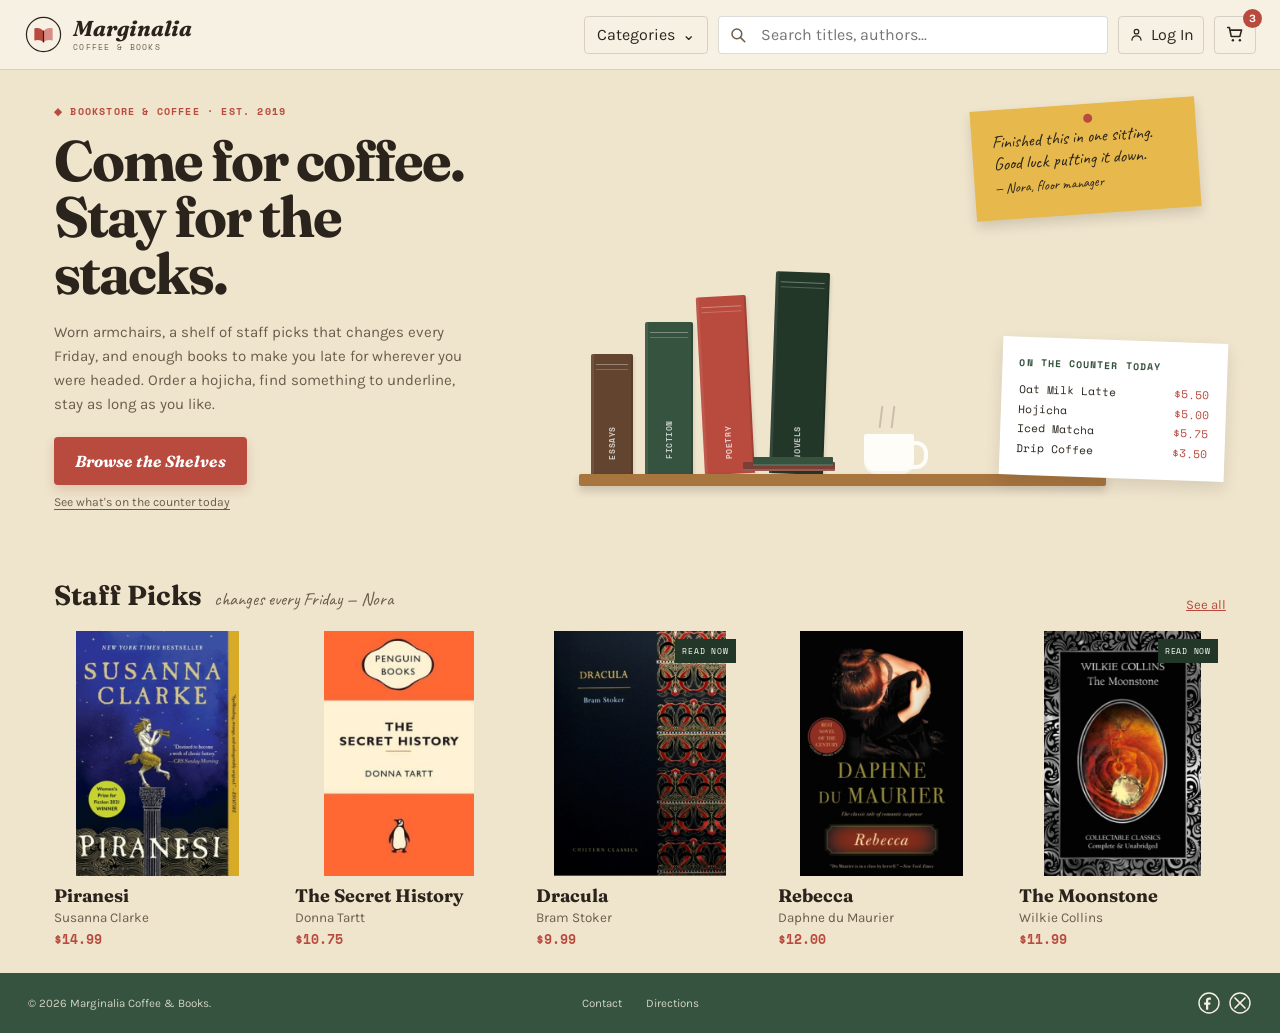
<file: marginalia-bookstore/index.html>
<!DOCTYPE html>
<html lang="en">
  <head>
    <meta charset="utf-8" />
    <meta name="viewport" content="width=device-width, initial-scale=1" />
    <meta name="description" content="Marginalia Coffee & Books" />
    <title>Marginalia Coffee & Books</title>

    <link rel="preconnect" href="https://fonts.googleapis.com" />
    <link rel="preconnect" href="https://fonts.gstatic.com" crossorigin />
    <link href="https://fonts.googleapis.com/css2?family=Caveat:wght@500&family=Fraunces:opsz,wght@9..144,600;9..144,700&family=Karla:wght@400;500;600;700&family=Space+Mono:wght@400;700&display=swap" rel="stylesheet" />

    <link rel="stylesheet" href="css/global.css" />
    <link rel="stylesheet" href="css/app.css" />
    <link rel="stylesheet" href="css/app-header.css" />
    <link rel="stylesheet" href="css/header-dropdown.css" />
    <link rel="stylesheet" href="css/app-footer.css" />
    <link rel="stylesheet" href="css/home.css" />
  </head>

  <body>
    <main class="site-shell">
      <header class="site-header">
        <a class="brand-mark" href="index.html" aria-label="Marginalia home">
          <img src="images/site/marginalia-logo.svg" alt="Marginalia open book logo" />
        </a>

        <a class="brand-copy" href="index.html">
          <span class="text-logo">Marginalia</span>
          <span class="brand-subtitle">COFFEE &amp; BOOKS</span>
        </a>

        <div class="header-tools">
          <div class="header-dropdown">
            <button class="categories-button" type="button" aria-label="Book categories">
              Categories
              <span class="caret" aria-hidden="true">⌄</span>
            </button>
            <ul class="dropdown-menu">
              <li><a href="category.html">New Releases</a></li>
              <li><a href="category.html">Best Sellers</a></li>
              <li><a href="category.html">Fiction</a></li>
              <li><a href="category.html">Mystery &amp; Thriller</a></li>
              <li><a href="category.html">Kids' Corner</a></li>
              <li><a href="category.html">Poetry &amp; Slow Reads</a></li>
            </ul>
          </div>

          <form class="search-form" action="category.html">
            <button type="submit" class="search-icon" aria-label="Search">
              <img src="images/site/search.svg" alt="" />
            </button>
            <input type="text" name="search" placeholder="Search titles, authors..." aria-label="Search titles and authors" />
          </form>

          <button class="login-button" type="button">
            <img src="images/site/user.svg" alt="" />
            <span>Log In</span>
          </button>

          <button class="cart-button" type="button" aria-label="Shopping cart with 3 items">
            <img src="images/site/cart.svg" alt="Shopping cart" />
            <span class="cart-count">3</span>
          </button>
        </div>
      </header>

      <section class="home-page">
        <div class="hero-copy">
          <p class="eyebrow">◆ BOOKSTORE &amp; COFFEE · EST. 2019</p>
          <h1>Come for coffee.<br />Stay for the stacks.</h1>
          <p class="hero-text">
            Worn armchairs, a shelf of staff picks that changes every Friday, and enough books to make you late for wherever you were headed. Order a hojicha, find something to underline, stay as long as you like.
          </p>
          <a class="primary-cta" href="category.html">Browse the Shelves</a>
          <a class="counter-link" href="#counter">See what's on the counter today</a>
        </div>

        <div class="hero-scene" aria-label="Books, coffee, and plant illustration">
          <div class="staff-note">Finished this in one sitting. Good luck putting it down.<br /><span>— Nora, floor manager</span></div>

          <div class="shelf-scene">
            <div class="book book-one"></div>
            <div class="book book-two"></div>
            <div class="book book-three"></div>
            <div class="book book-four"></div>
            <div class="mug"><span></span></div>
            <div class="plant"><i></i><b></b></div>
            <div class="shelf"></div>
          </div>

          <div id="counter" class="counter-card">
            <p>ON THE COUNTER TODAY</p>
            <div><span>Oat Milk Latte</span><strong>$5.50</strong></div>
            <div><span>Hojicha</span><strong>$5.00</strong></div>
            <div><span>Iced Matcha</span><strong>$5.75</strong></div>
            <div><span>Drip Coffee</span><strong>$3.50</strong></div>
          </div>
        </div>

        <section class="staff-picks">
          <div class="section-heading">
            <div>
              <h2>Staff Picks</h2>
              <span>changes every Friday — Nora</span>
            </div>
            <a href="category.html">See all</a>
          </div>

          <div class="staff-books">
            <a class="staff-book" href="category.html">
              <img src="images/books/piranesi.png" alt="Piranesi by Susanna Clarke" />
              <h3>Piranesi</h3>
              <p>Susanna Clarke</p>
              <strong>$14.99</strong>
            </a>
            <a class="staff-book" href="category.html">
              <img src="images/books/the-secret-history.png" alt="The Secret History by Donna Tartt" />
              <h3>The Secret History</h3>
              <p>Donna Tartt</p>
              <strong>$10.75</strong>
            </a>
            <a class="staff-book" href="category.html">
              <div class="cover-label">READ NOW</div>
              <img src="images/books/dracula.png" alt="Dracula by Bram Stoker" />
              <h3>Dracula</h3>
              <p>Bram Stoker</p>
              <strong>$9.99</strong>
            </a>
            <a class="staff-book" href="category.html">
              <img src="images/books/rebecca.png" alt="Rebecca by Daphne du Maurier" />
              <h3>Rebecca</h3>
              <p>Daphne du Maurier</p>
              <strong>$12.00</strong>
            </a>
            <a class="staff-book" href="category.html">
              <div class="cover-label">READ NOW</div>
              <img src="images/books/the-moonstone.png" alt="The Moonstone by Wilkie Collins" />
              <h3>The Moonstone</h3>
              <p>Wilkie Collins</p>
              <strong>$11.99</strong>
            </a>
          </div>
        </section>
      </section>

      <footer class="site-footer" id="footer">
        <p>© 2026 Marginalia Coffee &amp; Books.</p>
        <nav class="footer-links" aria-label="Footer navigation">
          <a href="#footer">Contact</a>
          <a href="#footer">Directions</a>
        </nav>
        <div class="social-links">
          <a href="#footer" aria-label="Facebook"><img src="images/site/facebook.svg" alt="Facebook" /></a>
          <a href="#footer" aria-label="Twitter"><img src="images/site/twitter.svg" alt="Twitter" /></a>
        </div>
      </footer>
    </main>
  </body>
</html>
</file>
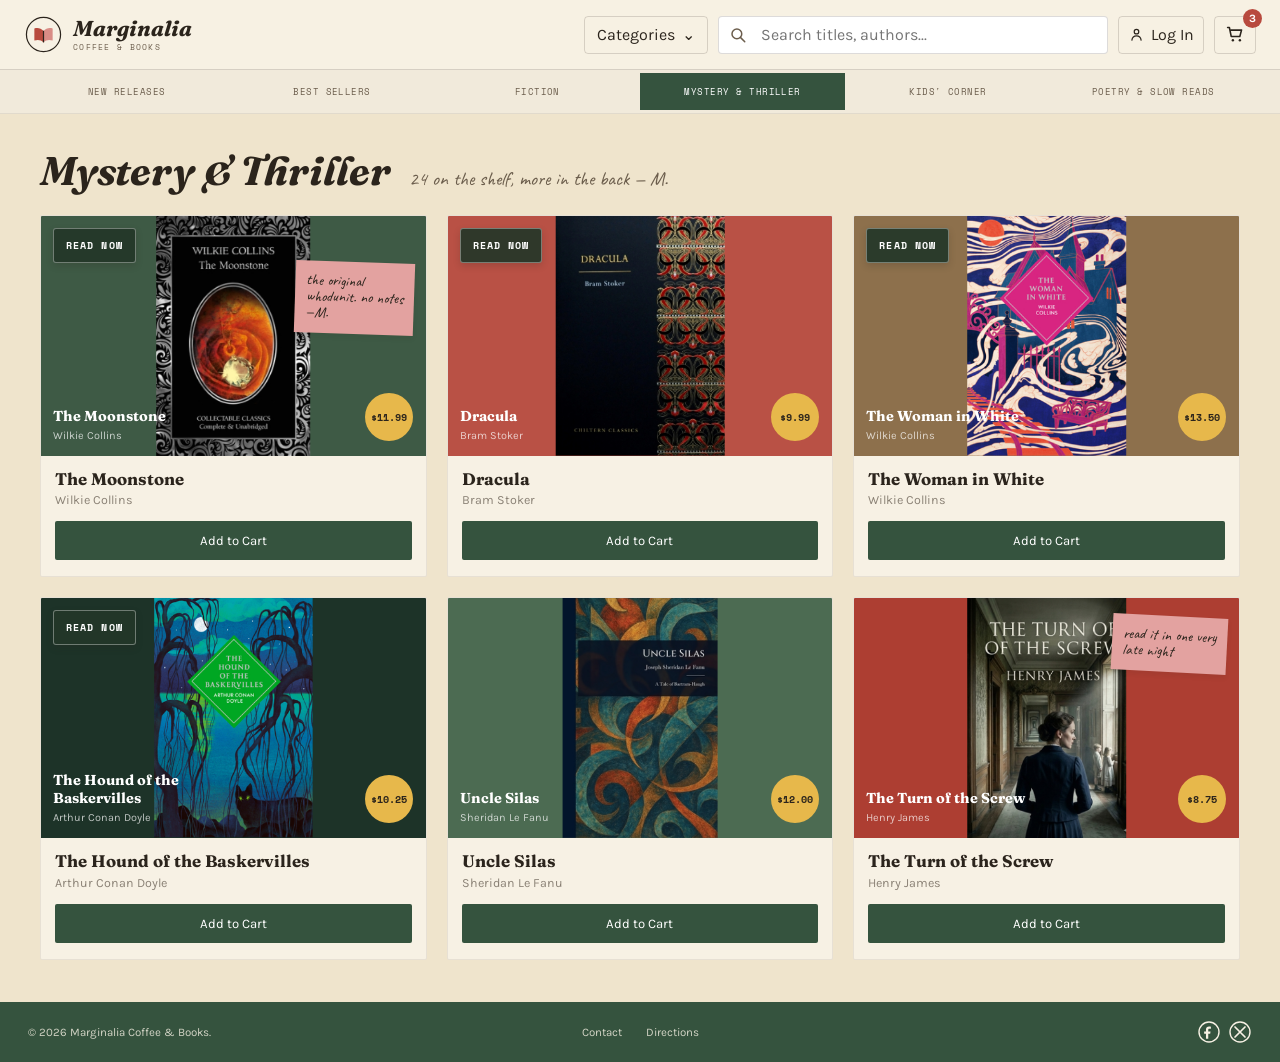
<file: marginalia-bookstore/category.html>
<!DOCTYPE html>
<html lang="en">
  <head>
    <meta charset="utf-8" />
    <meta name="viewport" content="width=device-width, initial-scale=1" />
    <meta name="description" content="Mystery and Thriller books at Marginalia Coffee & Books" />
    <title>Mystery & Thriller | Marginalia</title>

    <link rel="preconnect" href="https://fonts.googleapis.com" />
    <link rel="preconnect" href="https://fonts.gstatic.com" crossorigin />
    <link href="https://fonts.googleapis.com/css2?family=Caveat:wght@500&family=Fraunces:opsz,wght@9..144,600;9..144,700&family=Karla:wght@400;500;600;700&family=Space+Mono:wght@400;700&display=swap" rel="stylesheet" />

    <link rel="stylesheet" href="css/global.css" />
    <link rel="stylesheet" href="css/app.css" />
    <link rel="stylesheet" href="css/app-header.css" />
    <link rel="stylesheet" href="css/header-dropdown.css" />
    <link rel="stylesheet" href="css/app-footer.css" />
    <link rel="stylesheet" href="css/category.css" />
    <link rel="stylesheet" href="css/category-book-list.css" />
  </head>

  <body>
    <main class="site-shell">
      <header class="site-header">
        <a class="brand-mark" href="index.html" aria-label="Marginalia home">
          <img src="images/site/marginalia-logo.svg" alt="Marginalia open book logo" />
        </a>

        <a class="brand-copy" href="index.html">
          <span class="text-logo">Marginalia</span>
          <span class="brand-subtitle">COFFEE &amp; BOOKS</span>
        </a>

        <div class="header-tools">
          <div class="header-dropdown">
            <button class="categories-button" type="button" aria-label="Book categories">
              Categories
              <span class="caret" aria-hidden="true">⌄</span>
            </button>
            <ul class="dropdown-menu">
              <li><a href="category.html">New Releases</a></li>
              <li><a href="category.html">Best Sellers</a></li>
              <li><a href="category.html">Fiction</a></li>
              <li><a class="current-dropdown" href="category.html">Mystery &amp; Thriller</a></li>
              <li><a href="category.html">Kids' Corner</a></li>
              <li><a href="category.html">Poetry &amp; Slow Reads</a></li>
            </ul>
          </div>

          <form class="search-form" action="category.html">
            <button type="submit" class="search-icon" aria-label="Search">
              <img src="images/site/search.svg" alt="" />
            </button>
            <input type="text" name="search" placeholder="Search titles, authors..." aria-label="Search titles and authors" />
          </form>

          <button class="login-button" type="button">
            <img src="images/site/user.svg" alt="" />
            <span>Log In</span>
          </button>

          <button class="cart-button" type="button" aria-label="Shopping cart with 3 items">
            <img src="images/site/cart.svg" alt="Shopping cart" />
            <span class="cart-count">3</span>
          </button>
        </div>
      </header>

      <nav class="category-nav" aria-label="Book categories">
        <a href="category.html">New Releases</a>
        <a href="category.html">Best Sellers</a>
        <a href="category.html">Fiction</a>
        <a class="selected-category" href="category.html">Mystery &amp; Thriller</a>
        <a href="category.html">Kids' Corner</a>
        <a href="category.html">Poetry &amp; Slow Reads</a>
      </nav>

      <section class="category-page">
        <div class="category-title-row">
          <h1>Mystery &amp; Thriller</h1>
          <p>24 on the shelf, more in the back — M.</p>
        </div>

        <ul class="book-grid">
          <li class="book-card green-card">
            <div class="book-cover-area">
              <button class="read-now" type="button">READ NOW</button>
              <img src="images/books/the-moonstone.png" alt="The Moonstone by Wilkie Collins" />
              <div class="staff-sticky">the original<br />whodunit. no notes<br />—M.</div>
              <span class="price-sticker">$11.99</span>
              <div class="cover-copy"><strong>The Moonstone</strong><span>Wilkie Collins</span></div>
            </div>
            <div class="book-info">
              <h2>The Moonstone</h2>
              <p>Wilkie Collins</p>
              <button type="button" class="add-cart">Add to Cart</button>
            </div>
          </li>

          <li class="book-card red-card">
            <div class="book-cover-area">
              <button class="read-now" type="button">READ NOW</button>
              <img src="images/books/dracula.png" alt="Dracula by Bram Stoker" />
              <span class="price-sticker">$9.99</span>
              <div class="cover-copy"><strong>Dracula</strong><span>Bram Stoker</span></div>
            </div>
            <div class="book-info">
              <h2>Dracula</h2>
              <p>Bram Stoker</p>
              <button type="button" class="add-cart">Add to Cart</button>
            </div>
          </li>

          <li class="book-card brown-card">
            <div class="book-cover-area">
              <button class="read-now" type="button">READ NOW</button>
              <img src="images/books/the-woman-in-white.png" alt="The Woman in White by Wilkie Collins" />
              <span class="price-sticker">$13.50</span>
              <div class="cover-copy"><strong>The Woman in White</strong><span>Wilkie Collins</span></div>
            </div>
            <div class="book-info">
              <h2>The Woman in White</h2>
              <p>Wilkie Collins</p>
              <button type="button" class="add-cart">Add to Cart</button>
            </div>
          </li>

          <li class="book-card pine-card">
            <div class="book-cover-area">
              <button class="read-now" type="button">READ NOW</button>
              <img src="images/books/the-hound-of-the-baskervilles.png" alt="The Hound of the Baskervilles by Arthur Conan Doyle" />
              <span class="price-sticker">$10.25</span>
              <div class="cover-copy"><strong>The Hound of the Baskervilles</strong><span>Arthur Conan Doyle</span></div>
            </div>
            <div class="book-info">
              <h2>The Hound of the Baskervilles</h2>
              <p>Arthur Conan Doyle</p>
              <button type="button" class="add-cart">Add to Cart</button>
            </div>
          </li>

          <li class="book-card sage-card">
            <div class="book-cover-area">
              <img src="images/books/uncle-silas.png" alt="Uncle Silas by Sheridan Le Fanu" />
              <span class="price-sticker">$12.00</span>
              <div class="cover-copy"><strong>Uncle Silas</strong><span>Sheridan Le Fanu</span></div>
            </div>
            <div class="book-info">
              <h2>Uncle Silas</h2>
              <p>Sheridan Le Fanu</p>
              <button type="button" class="add-cart">Add to Cart</button>
            </div>
          </li>

          <li class="book-card paprika-card">
            <div class="book-cover-area">
              <img src="images/books/the-turn-of-the-screw.png" alt="The Turn of the Screw by Henry James" />
              <div class="staff-sticky right-note">read it in one very<br />late night</div>
              <span class="price-sticker">$8.75</span>
              <div class="cover-copy"><strong>The Turn of the Screw</strong><span>Henry James</span></div>
            </div>
            <div class="book-info">
              <h2>The Turn of the Screw</h2>
              <p>Henry James</p>
              <button type="button" class="add-cart">Add to Cart</button>
            </div>
          </li>
        </ul>
      </section>

      <footer class="site-footer" id="footer">
        <p>© 2026 Marginalia Coffee &amp; Books.</p>
        <nav class="footer-links" aria-label="Footer navigation">
          <a href="#footer">Contact</a>
          <a href="#footer">Directions</a>
        </nav>
        <div class="social-links">
          <a href="#footer" aria-label="Facebook"><img src="images/site/facebook.svg" alt="Facebook" /></a>
          <a href="#footer" aria-label="Twitter"><img src="images/site/twitter.svg" alt="Twitter" /></a>
        </div>
      </footer>
    </main>
  </body>
</html>
</file>
<file: marginalia-bookstore/css/global.css>
:root {
  --wall: #ede4d3;
  --paper: #f7f1e4;
  --paper-deep: #efe4cc;
  --ink: #2b241c;
  --ink-soft: #6b5d4c;
  --pine: #35533e;
  --pine-deep: #233729;
  --paprika: #b84a3e;
  --paprika-deep: #8f392f;
  --butter: #e7b84b;
  --dust: #d98c86;
  --line: rgba(43, 36, 28, 0.16);
  --serif: "Fraunces", Georgia, serif;
  --sans: "Karla", Arial, sans-serif;
  --mono: "Space Mono", monospace;
  --hand: "Caveat", cursive;
}

* {
  box-sizing: border-box;
}

html {
  font-size: 16px;
}

body {
  margin: 0;
  background: #bbb2a1;
  color: var(--ink);
  font-family: var(--sans);
}

h1,
h2,
h3,
p {
  margin: 0;
}

a {
  color: inherit;
}

img {
  max-width: 100%;
  height: auto;
  display: block;
}

button,
input {
  font: inherit;
}

button {
  color: inherit;
}
</file>
<file: marginalia-bookstore/css/app.css>
.site-shell {
  width: 100%;
  min-height: 100vh;
  margin: 0;
  display: flex;
  flex-direction: column;
  background: var(--paper);
}
</file>
<file: marginalia-bookstore/css/app-header.css>
.site-header {
  min-height: 70px;
  display: flex;
  align-items: center;
  gap: 10px;
  padding: 11px 24px;
  background: rgba(247, 241, 228, 0.98);
  border-bottom: 1px solid var(--line);
}

.brand-mark {
  flex: 0 0 auto;
}

.brand-mark img {
  width: 39px;
  height: 39px;
}

.brand-copy {
  display: inline-flex;
  flex-direction: column;
  justify-content: center;
  min-width: 155px;
  text-decoration: none;
  line-height: 1;
}

.text-logo {
  font-family: var(--serif);
  font-size: 1.35rem;
  font-style: italic;
  font-weight: 700;
}

.brand-subtitle {
  margin-top: 4px;
  color: var(--ink-soft);
  font-family: var(--mono);
  font-size: 0.5rem;
  letter-spacing: 0.16em;
}

.header-tools {
  margin-left: auto;
  display: flex;
  align-items: center;
  justify-content: flex-end;
  gap: 10px;
  min-width: 0;
}

.search-form {
  position: relative;
  width: clamp(250px, 31vw, 390px);
}

.search-form input {
  width: 100%;
  height: 38px;
  padding: 0 14px 0 42px;
  border: 1px solid var(--line);
  border-radius: 4px;
  background: #fff;
  color: var(--ink);
  outline: none;
}

.search-form input:focus {
  border-color: var(--pine);
}

.search-icon {
  position: absolute;
  left: 11px;
  top: 50%;
  width: 20px;
  height: 20px;
  padding: 0;
  transform: translateY(-50%);
  border: 0;
  background: transparent;
  cursor: pointer;
}

.search-icon img {
  width: 18px;
  height: 18px;
}

.login-button,
.cart-button {
  height: 38px;
  border: 1px solid var(--line);
  border-radius: 4px;
  background: transparent;
  cursor: pointer;
}

.login-button {
  min-width: 86px;
  display: flex;
  align-items: center;
  justify-content: center;
  gap: 6px;
}

.login-button img {
  width: 17px;
  height: 17px;
}

.cart-button {
  position: relative;
  width: 42px;
  display: grid;
  place-items: center;
}

.cart-button img {
  width: 21px;
  height: 21px;
}

.cart-count {
  position: absolute;
  top: -8px;
  right: -7px;
  min-width: 19px;
  height: 19px;
  padding: 0 5px;
  display: grid;
  place-items: center;
  border-radius: 999px;
  background: var(--paprika);
  color: white;
  font-size: 0.7rem;
  font-weight: 700;
}

@media (max-width: 1080px) {
  .brand-copy {
    min-width: 135px;
  }

  .search-form {
    width: clamp(200px, 28vw, 310px);
  }
}
</file>
<file: marginalia-bookstore/css/header-dropdown.css>
.header-dropdown {
  position: relative;
  z-index: 20;
}

.categories-button {
  height: 38px;
  display: flex;
  align-items: center;
  gap: 7px;
  padding: 0 12px;
  border: 1px solid var(--line);
  border-radius: 4px;
  background: transparent;
  cursor: pointer;
}

.categories-button:hover {
  background: var(--paper-deep);
}

.caret {
  font-size: 1rem;
  transition: transform 120ms ease;
}

.dropdown-menu {
  position: absolute;
  top: calc(100% + 2px);
  left: 0;
  width: 190px;
  margin: 0;
  padding: 6px 0;
  display: none;
  list-style: none;
  background: #fff;
  border: 1px solid var(--line);
  border-radius: 3px;
  box-shadow: 0 8px 18px rgba(43, 36, 28, 0.12);
}

.header-dropdown:hover .dropdown-menu,
.header-dropdown:focus-within .dropdown-menu {
  display: block;
}

.header-dropdown:hover .caret,
.header-dropdown:focus-within .caret {
  transform: rotate(180deg);
}

.dropdown-menu a {
  display: block;
  padding: 8px 12px;
  color: var(--ink);
  text-decoration: none;
  font-size: 0.86rem;
}

.dropdown-menu a:hover,
.dropdown-menu a:focus {
  background: var(--paper-deep);
  outline: none;
}

.dropdown-menu .current-dropdown {
  background: var(--pine);
  color: #fff;
}

.dropdown-menu .current-dropdown:hover,
.dropdown-menu .current-dropdown:focus {
  background: var(--pine-deep);
}
</file>
<file: marginalia-bookstore/css/app-footer.css>
.site-footer {
  padding: 18px 28px;
  display: grid;
  grid-template-columns: 1fr auto 1fr;
  align-items: center;
  gap: 18px;
  background: var(--pine);
  color: rgba(247, 241, 228, 0.82);
  font-size: 0.72rem;
}

.footer-links {
  display: flex;
  gap: 24px;
}

.footer-links a,
.social-links a {
  color: inherit;
  text-decoration: none;
}

.footer-links a:hover {
  color: #fff;
}

.social-links {
  justify-self: end;
  display: flex;
  gap: 7px;
}

.social-links img {
  width: 24px;
  height: 24px;
}
</file>
<file: marginalia-bookstore/css/home.css>
.home-page {
  flex: 1;
  display: grid;
  grid-template-columns: 40% 60%;
  align-content: start;
  padding: 34px 54px 24px;
  background: var(--paper-deep);
}

.hero-copy {
  padding-right: 28px;
}

.eyebrow {
  margin-bottom: 14px;
  color: var(--paprika);
  font-family: var(--mono);
  font-size: 0.62rem;
  font-weight: 700;
  letter-spacing: 0.12em;
}

.hero-copy h1 {
  max-width: 510px;
  font-family: var(--serif);
  font-size: clamp(3rem, 4.45vw, 4.4rem);
  line-height: 0.99;
  letter-spacing: -0.035em;
}

.hero-text {
  max-width: 430px;
  margin-top: 18px;
  color: var(--ink-soft);
  font-size: 0.94rem;
  line-height: 1.6;
}

.primary-cta {
  width: max-content;
  margin-top: 21px;
  padding: 14px 21px;
  display: flex;
  align-items: center;
  gap: 22px;
  border-radius: 4px;
  background: var(--paprika);
  color: #fff;
  font-family: var(--serif);
  font-style: italic;
  font-weight: 700;
  text-decoration: none;
  box-shadow: 0 5px 11px rgba(143, 57, 47, 0.18);
}

.primary-cta:hover {
  background: var(--paprika-deep);
}

.counter-link {
  display: inline-block;
  margin-top: 10px;
  color: var(--ink-soft);
  font-size: 0.76rem;
  text-underline-offset: 3px;
}

.hero-scene {
  position: relative;
  min-height: 340px;
}

.staff-note {
  position: absolute;
  top: 0;
  right: 4%;
  width: 225px;
  padding: 22px 20px;
  background: var(--butter);
  font-family: var(--hand);
  font-size: 1.13rem;
  line-height: 1.2;
  transform: rotate(-4deg);
  box-shadow: 0 6px 12px rgba(43, 36, 28, 0.15);
}

.staff-note::before {
  content: "";
  position: absolute;
  top: 10px;
  left: 50%;
  width: 9px;
  height: 9px;
  border-radius: 50%;
  background: var(--paprika);
}

.staff-note span {
  display: block;
  margin-top: 5px;
  font-size: 0.9rem;
}

.shelf-scene {
  position: absolute;
  left: 8%;
  right: 17%;
  bottom: 10px;
  height: 225px;
}

.shelf {
  position: absolute;
  left: 0;
  right: 0;
  bottom: 14px;
  height: 12px;
  border-radius: 2px;
  background: #a8753f;
  box-shadow: 0 5px 8px rgba(43, 36, 28, 0.18);
}

.shelf::before,
.shelf::after {
  content: "";
  position: absolute;
  left: 31%;
  height: 9px;
  border-radius: 1px;
}

.shelf::before {
  bottom: 15px;
  width: 92px;
  background: #7d3f34;
  box-shadow: inset 0 -2px rgba(255, 255, 255, 0.16);
}

.shelf::after {
  bottom: 20px;
  left: calc(31% + 10px);
  width: 80px;
  background: #35533e;
  box-shadow: inset 0 -2px rgba(255, 255, 255, 0.14);
}

.book {
  position: absolute;
  bottom: 26px;
  border-radius: 2px 2px 0 0;
  box-shadow:
    inset 3px 0 rgba(255, 255, 255, 0.08),
    inset -2px 0 rgba(0, 0, 0, 0.12),
    2px 2px 3px rgba(43, 36, 28, 0.08);
  transform-origin: bottom center;
}

.book::before {
  content: "";
  position: absolute;
  left: 5px;
  right: 5px;
  top: 10px;
  height: 4px;
  border-top: 1px solid rgba(255, 255, 255, 0.34);
  border-bottom: 1px solid rgba(255, 255, 255, 0.22);
}

.book::after {
  position: absolute;
  left: 50%;
  bottom: 15px;
  color: rgba(255, 255, 255, 0.72);
  font-family: var(--mono);
  font-size: 0.52rem;
  font-weight: 700;
  letter-spacing: 0.07em;
  writing-mode: vertical-rl;
  transform: translateX(-50%) rotate(180deg);
}

.book-one {
  left: 12px;
  width: 42px;
  height: 120px;
  background: #63442f;
}
.book-one::after { content: "ESSAYS"; }

.book-two {
  left: 66px;
  width: 48px;
  height: 152px;
  background: var(--pine);
}
.book-two::after { content: "FICTION"; }

.book-three {
  left: 126px;
  width: 50px;
  height: 178px;
  background: var(--paprika);
  transform: rotate(-3deg);
}
.book-three::after { content: "POETRY"; }

.book-four {
  left: 190px;
  width: 54px;
  height: 202px;
  background: var(--pine-deep);
  transform: rotate(2deg);
}
.book-four::after { content: "NOVELS"; }

.mug {
  position: absolute;
  left: 54%;
  bottom: 26px;
  width: 50px;
  height: 40px;
  border-radius: 2px 2px 12px 12px;
  background: #fffdf7;
  box-shadow: inset 0 -3px rgba(107, 93, 76, 0.05);
}

.mug::after {
  content: "";
  position: absolute;
  right: -14px;
  top: 7px;
  width: 17px;
  height: 20px;
  border: 4px solid #fffdf7;
  border-left: 0;
  border-radius: 0 12px 12px 0;
}

.mug span::before,
.mug span::after {
  content: "";
  position: absolute;
  top: -28px;
  width: 2px;
  height: 22px;
  background: rgba(107, 93, 76, 0.28);
  transform: rotate(7deg);
}

.mug span::before { left: 16px; }
.mug span::after { left: 28px; }

.plant {
  position: absolute;
  right: 7%;
  bottom: 26px;
  width: 45px;
  height: 86px;
}

.plant::after {
  content: "";
  position: absolute;
  left: 13px;
  bottom: 0;
  width: 22px;
  height: 28px;
  background: #8b6038;
  border-radius: 2px;
}

.plant i,
.plant b {
  position: absolute;
  top: 11px;
  width: 25px;
  height: 14px;
  border-radius: 100% 0 100% 0;
  background: #4d7d5f;
}

.plant i { left: 4px; transform: rotate(18deg); }
.plant b { right: 0; top: 26px; transform: scaleX(-1) rotate(15deg); }

.plant::before {
  content: "";
  position: absolute;
  left: 23px;
  top: 20px;
  width: 3px;
  height: 43px;
  background: #4d7d5f;
}

.counter-card {
  position: absolute;
  right: 0;
  bottom: 32px;
  width: 225px;
  padding: 18px 17px;
  background: #fff;
  box-shadow: 0 7px 16px rgba(43, 36, 28, 0.12);
  transform: rotate(2deg);
  font-family: var(--mono);
  font-size: 0.7rem;
}

.counter-card > p {
  margin-bottom: 9px;
  color: var(--pine);
  font-size: 0.61rem;
  font-weight: 700;
  letter-spacing: 0.11em;
}

.counter-card div {
  display: flex;
  justify-content: space-between;
  gap: 10px;
  line-height: 1.75;
}

.counter-card strong {
  color: var(--paprika);
  font-weight: 400;
}

.staff-picks {
  grid-column: 1 / -1;
  width: min(100%, 1520px);
  margin: 68px auto 0;
}

.section-heading {
  display: flex;
  justify-content: space-between;
  align-items: end;
  margin-bottom: 19px;
}

.section-heading > div {
  display: flex;
  align-items: baseline;
  gap: 12px;
}

.section-heading h2 {
  font-family: var(--serif);
  font-size: 1.72rem;
}

.section-heading span {
  color: var(--ink-soft);
  font-family: var(--hand);
  font-size: 1.16rem;
}

.section-heading > a {
  color: var(--paprika);
  font-size: 0.82rem;
}

.staff-books {
  display: grid;
  grid-template-columns: repeat(5, minmax(0, 1fr));
  gap: 34px;
  align-items: start;
}

.staff-book {
  position: relative;
  min-width: 0;
  display: grid;
  grid-template-rows: 245px auto auto auto;
  align-content: start;
  color: var(--ink);
  text-decoration: none;
}

.staff-book img {
  width: 100%;
  height: 245px;
  object-fit: contain;
  object-position: center bottom;
  border-radius: 1px;
}

.staff-book h3 {
  margin-top: 10px;
  font-family: var(--serif);
  font-size: 1.13rem;
  line-height: 1.15;
}

.staff-book p {
  margin-top: 3px;
  color: var(--ink-soft);
  font-size: 0.84rem;
}

.staff-book strong {
  display: block;
  margin-top: 5px;
  color: var(--paprika);
  font-family: var(--mono);
  font-size: 0.79rem;
}

.cover-label {
  position: absolute;
  z-index: 2;
  top: 8px;
  right: 8px;
  padding: 6px 7px;
  background: var(--pine-deep);
  color: #fff;
  font-family: var(--mono);
  font-size: 0.48rem;
  letter-spacing: 0.1em;
}

@media (max-width: 1200px) {
  .home-page {
    padding-left: 42px;
    padding-right: 42px;
  }

  .staff-picks {
    width: 100%;
  }

  .staff-books {
    gap: 18px;
  }

  .staff-book {
    grid-template-rows: 235px auto auto auto;
  }

  .staff-book img {
    height: 235px;
  }

  .hero-copy h1 {
    font-size: 3.35rem;
  }
}

@media (max-width: 1060px) {
  .home-page {
    grid-template-columns: 43% 57%;
    padding-left: 34px;
    padding-right: 34px;
  }

  .staff-note {
    right: 1%;
    width: 195px;
  }

  .counter-card {
    width: 195px;
  }

  .shelf-scene {
    left: 5%;
    right: 18%;
  }

  .staff-books {
    gap: 14px;
  }

  .staff-book {
    grid-template-rows: 225px auto auto auto;
  }

  .staff-book img {
    height: 225px;
  }
}
</file>
<file: marginalia-bookstore/css/category.css>
.category-nav {
  display: flex;
  align-items: center;
  min-height: 44px;
  padding: 0 24px;
  background: #f1eadb;
  border-bottom: 1px solid rgba(43, 36, 28, 0.08);
  overflow: hidden;
}

.category-nav a {
  flex: 1 1 0;
  padding: 12px 10px;
  color: var(--ink-soft);
  text-align: center;
  text-decoration: none;
  text-transform: uppercase;
  font-family: var(--mono);
  font-size: 0.58rem;
  letter-spacing: 0.05em;
}

.category-nav a:hover {
  background: #e6ddca;
  color: var(--ink);
}

.category-nav .selected-category {
  background: var(--pine);
  color: #fff;
}

.category-nav .selected-category:hover {
  background: var(--pine-deep);
  color: #fff;
}

.category-page {
  flex: 1;
  padding: 32px 40px 42px;
  background: var(--paper-deep);
}

.category-title-row {
  display: flex;
  align-items: baseline;
  gap: 18px;
  margin-bottom: 20px;
}

.category-title-row h1 {
  font-family: var(--serif);
  font-size: 2.5rem;
  font-style: italic;
}

.category-title-row p {
  color: var(--ink-soft);
  font-family: var(--hand);
  font-size: 1.22rem;
}

@media (max-width: 1060px) {
  .category-page {
    padding-left: 34px;
    padding-right: 34px;
  }

  .category-nav a {
    padding-left: 5px;
    padding-right: 5px;
    font-size: 0.53rem;
  }
}
</file>
<file: marginalia-bookstore/css/category-book-list.css>
.book-grid {
  display: grid;
  grid-template-columns: repeat(3, minmax(0, 1fr));
  gap: 20px;
  margin: 0;
  padding: 0;
  list-style: none;
}

.book-card {
  min-width: 0;
  overflow: hidden;
  background: var(--paper);
  border: 1px solid rgba(43, 36, 28, 0.08);
  border-radius: 2px;
}

.book-cover-area {
  position: relative;
  height: 240px;
  overflow: hidden;
}

.green-card .book-cover-area { background: #3e5a45; }
.red-card .book-cover-area { background: #b95145; }
.brown-card .book-cover-area { background: #8d704c; }
.pine-card .book-cover-area { background: #1d3328; }
.sage-card .book-cover-area { background: #4c6b52; }
.paprika-card .book-cover-area { background: #ad3e32; }

.book-cover-area > img {
  position: absolute;
  top: 0;
  left: 50%;
  width: auto;
  height: 100%;
  max-width: 48%;
  object-fit: contain;
  object-position: top center;
  transform: translateX(-50%);
  z-index: 1;
}

.read-now {
  position: absolute;
  top: 12px;
  left: 12px;
  z-index: 4;
  display: inline-flex;
  align-items: center;
  padding: 9px 12px;
  border: 1px solid rgba(255, 255, 255, 0.35);
  border-radius: 3px;
  background: rgba(35, 55, 41, 0.92);
  color: #fff;
  font-family: var(--mono);
  font-size: 0.62rem;
  font-weight: 700;
  letter-spacing: 0.11em;
  text-decoration: none;
  cursor: pointer;
  box-shadow: 0 3px 7px rgba(43, 36, 28, 0.18);
}

.read-now:hover {
  background: var(--pine-deep);
}

.price-sticker {
  position: absolute;
  right: 13px;
  bottom: 15px;
  z-index: 4;
  width: 48px;
  height: 48px;
  display: grid;
  place-items: center;
  border-radius: 50%;
  background: var(--butter);
  color: var(--ink);
  font-family: var(--mono);
  font-size: 0.6rem;
  font-weight: 700;
}

.cover-copy {
  position: absolute;
  left: 12px;
  bottom: 14px;
  z-index: 3;
  max-width: 46%;
  display: flex;
  flex-direction: column;
  color: #fff;
}

.cover-copy strong {
  font-family: var(--serif);
  font-size: 0.9rem;
}

.cover-copy span {
  margin-top: 4px;
  color: rgba(255, 255, 255, 0.72);
  font-size: 0.68rem;
}

.staff-sticky {
  position: absolute;
  top: 46px;
  right: 12px;
  z-index: 4;
  padding: 12px 11px;
  background: #e3a2a0;
  color: var(--ink);
  font-family: var(--hand);
  font-size: 0.95rem;
  line-height: 1.05;
  transform: rotate(2deg);
  box-shadow: 0 3px 5px rgba(43, 36, 28, 0.08);
}

.right-note {
  top: 18px;
  right: 12px;
  transform: rotate(3deg);
}

.book-info {
  padding: 14px 14px 16px;
}

.book-info h2 {
  font-family: var(--serif);
  font-size: 1.05rem;
  line-height: 1.15;
}

.book-info p {
  margin-top: 4px;
  color: #8a8175;
  font-size: 0.78rem;
}

.add-cart {
  width: 100%;
  margin-top: 14px;
  padding: 12px 12px;
  border: 0;
  border-radius: 2px;
  background: var(--pine);
  color: #fff;
  font-size: 0.82rem;
  cursor: pointer;
}

.add-cart:hover {
  background: var(--pine-deep);
}

@media (max-width: 1100px) {
  .book-grid {
    grid-template-columns: repeat(2, minmax(0, 1fr));
  }
}
</file>
